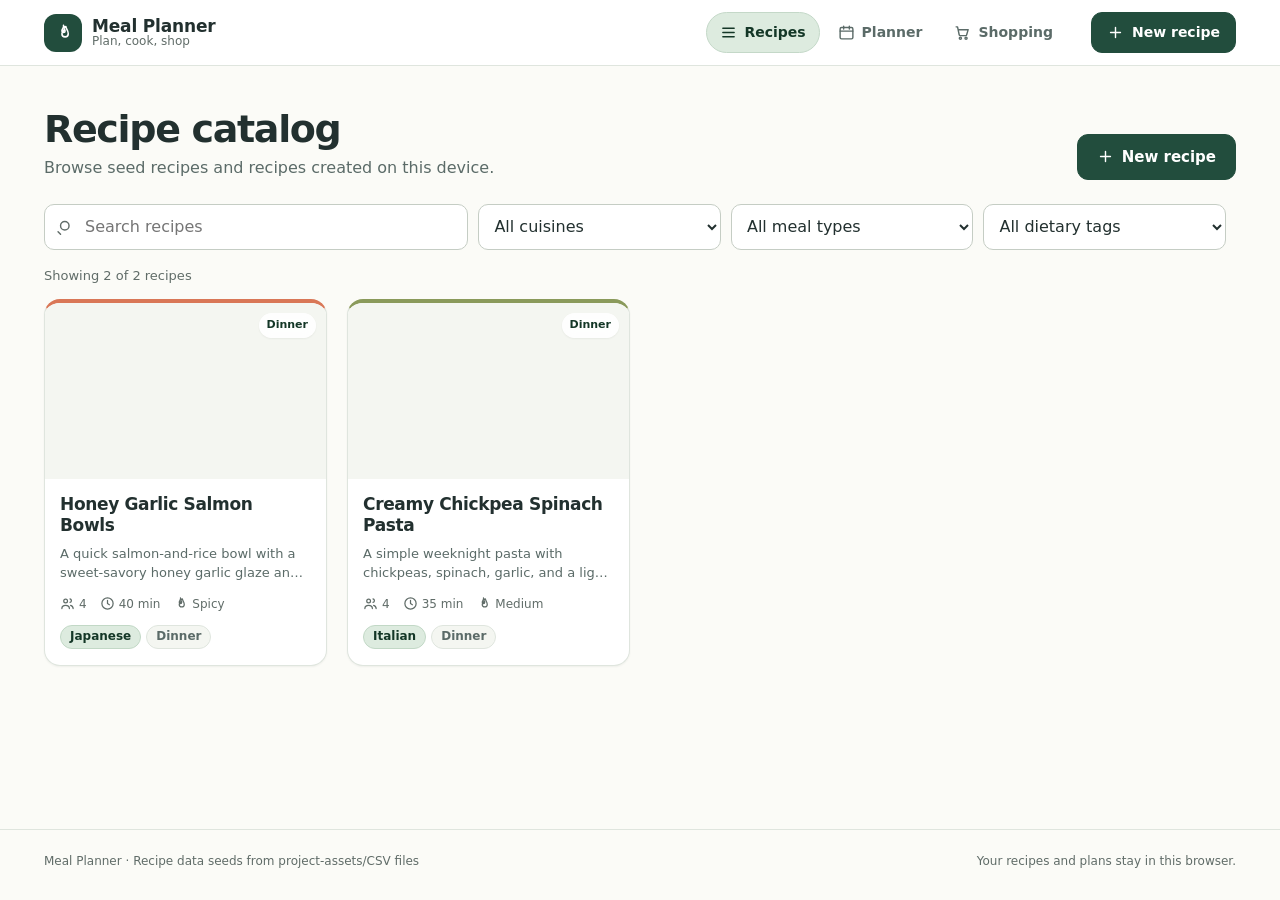
<file: v3/index.html>
<!doctype html>
<html lang="en">
  <head><meta charset="UTF-8"><meta name="viewport" content="width=device-width, initial-scale=1.0"><title>Meal Planner</title>  <script type="module" crossorigin src="./assets/index-CT3U-xxi.js"></script>
  <link rel="stylesheet" crossorigin href="./assets/index-4q025SW7.css">
</head>
  <body><div id="root"></div></body>
</html>
</file>
<file: v3/assets/index-4q025SW7.css>
:root{--ink: #22302f;--ink-soft: #5b6b68;--ink-faint: #606c68;--paper: #fbfbf7;--surface: #ffffff;--surface-soft: #f4f6f1;--line: #dfe5de;--line-strong: #c5cdc4;--brand: #224d3d;--brand-strong: #143727;--brand-soft: #ddebdf;--brand-pale: #eef5ef;--accent: #d97757;--accent-soft: #f9ebe5;--danger: #b3413f;--danger-soft: #fbe7e5;--shadow-sm: 0 1px 2px rgba(31, 43, 39, .06);--shadow-md: 0 10px 30px rgba(31, 43, 39, .13);--radius-sm: 10px;--radius: 16px;--radius-lg: 22px;--font: "Segoe UI", system-ui, -apple-system, BlinkMacSystemFont, sans-serif}*{box-sizing:border-box}html{scroll-behavior:smooth}body{margin:0;color:var(--ink);background:var(--paper);font-family:var(--font);line-height:1.5}img{max-width:100%;height:auto}button,input,select,textarea{font:inherit}button{color:inherit}h1,h2,h3,h4,p{margin:0}.app-shell{min-height:100vh;display:flex;flex-direction:column}.app-header{position:sticky;top:0;z-index:30;display:flex;align-items:center;gap:24px;padding:12px clamp(16px,4vw,44px);background:#ffffffed;-webkit-backdrop-filter:blur(12px);backdrop-filter:blur(12px);border-bottom:1px solid var(--line)}.brand{display:inline-flex;align-items:center;gap:10px;padding:0;border:0;background:none;cursor:pointer;text-align:left}.brand-mark{display:grid;place-items:center;width:38px;height:38px;color:#fff;background:var(--brand);border-radius:12px}.brand-copy{display:flex;flex-direction:column;line-height:1.1}.brand-copy strong{font-size:17px;letter-spacing:-.01em}.brand-copy small{color:var(--ink-faint);font-size:12px}.app-nav{display:flex;align-items:center;gap:4px;margin-left:auto}.nav-link{display:inline-flex;align-items:center;gap:7px;padding:9px 13px;color:var(--ink-soft);background:transparent;border:1px solid transparent;border-radius:999px;cursor:pointer;font-weight:650;font-size:14px;text-decoration:none;transition:color .15s ease,background .15s ease,border-color .15s ease}.nav-link:hover{color:var(--brand);background:var(--brand-pale)}.nav-link.is-active{color:var(--brand-strong);background:var(--brand-soft);border-color:#c4d8c8}.header-new-recipe{white-space:nowrap}.app-main{flex:1;width:100%;max-width:1420px;margin:0 auto;padding:clamp(22px,4vw,44px) clamp(16px,4vw,44px) 60px}.app-footer{display:flex;justify-content:space-between;gap:16px;width:100%;max-width:1420px;margin:0 auto;padding:22px clamp(16px,4vw,44px) 30px;color:var(--ink-faint);font-size:12px;border-top:1px solid var(--line)}.button{display:inline-flex;align-items:center;justify-content:center;gap:8px;min-height:40px;padding:9px 15px;color:var(--ink);background:var(--surface);border:1px solid var(--line-strong);border-radius:11px;cursor:pointer;font-weight:700;font-size:14px;text-decoration:none;transition:transform .12s ease,box-shadow .12s ease,background .12s ease,border-color .12s ease}.button:hover:not(:disabled){transform:translateY(-1px);border-color:#aab5ac;box-shadow:var(--shadow-sm)}.button:focus-visible,button:focus-visible,input:focus-visible,select:focus-visible,textarea:focus-visible{outline:3px solid rgba(34,77,61,.28);outline-offset:2px}.button:disabled{opacity:.45;cursor:not-allowed}.button-primary{color:#fff;background:var(--brand);border-color:var(--brand)}.button-primary:hover:not(:disabled){background:var(--brand-strong);border-color:var(--brand-strong)}.button-secondary{color:var(--brand-strong);background:var(--brand-pale);border-color:#c7d9ca}.button-ghost{color:var(--ink-soft);background:transparent;border-color:transparent}.button-ghost:hover{background:var(--surface-soft)}.button-ghost-danger{color:var(--danger);background:transparent;border-color:#edcfcc}.button-danger{color:#fff;background:var(--danger);border-color:var(--danger)}.button-large{min-height:46px;padding:10px 19px;font-size:15px}.button-small{min-height:32px;padding:5px 10px;border-radius:8px;font-size:12px}.icon-button{display:inline-grid;place-items:center;width:32px;height:32px;padding:0;color:var(--ink-soft);background:transparent;border:1px solid transparent;border-radius:9px;cursor:pointer;transition:background .12s ease,color .12s ease,border-color .12s ease}.icon-button:hover:not(:disabled){color:var(--brand);background:var(--brand-pale);border-color:var(--line)}.icon-button.is-active{color:var(--brand-strong);background:var(--brand-soft)}.icon-button:disabled{opacity:.35;cursor:not-allowed}.card{background:var(--surface);border:1px solid var(--line);border-radius:var(--radius);box-shadow:var(--shadow-sm)}.section-card{margin-bottom:22px;padding:clamp(18px,3vw,26px);background:var(--surface);border:1px solid var(--line);border-radius:var(--radius-lg);box-shadow:var(--shadow-sm)}.section-heading{display:flex;align-items:center;justify-content:space-between;gap:18px;margin-bottom:18px}.section-title{display:flex;align-items:center;gap:9px;color:var(--brand)}.section-title h2{color:var(--ink);font-size:clamp(18px,2vw,22px);letter-spacing:-.02em;line-height:1.2}.pill{display:inline-flex;align-items:center;gap:5px;min-height:24px;padding:3px 9px;color:var(--ink-soft);background:var(--surface-soft);border:1px solid var(--line);border-radius:999px;font-size:12px;font-weight:700;line-height:1.2;white-space:nowrap}.pill-accent{color:var(--brand-strong);background:var(--brand-soft);border-color:#c2d8c6}.pill-soft{color:#6a5a20;background:#f6efd3;border-color:#eadfa9}.pill-info{color:#27506a;background:#e3eff6;border-color:#c1dce9}.pill-danger{color:#88302c;background:var(--danger-soft);border-color:#e6b5b0}.empty-state{padding:52px 22px;text-align:center;background:var(--surface);border:1px dashed var(--line-strong);border-radius:var(--radius-lg)}.empty-state+.empty-state{margin-top:0}.empty-icon{display:inline-grid;place-items:center;width:56px;height:56px;margin-bottom:14px;color:var(--brand);background:var(--brand-soft);border-radius:18px}.empty-state h3{margin-bottom:6px;font-size:19px}.empty-state p{max-width:520px;margin:0 auto 18px;color:var(--ink-soft)}.catalog-toolbar,.planner-toolbar,.shopping-toolbar,.form-page-head,.detail-toolbar{display:flex;align-items:flex-end;justify-content:space-between;gap:24px;margin-bottom:24px}.catalog-toolbar h1,.planner-toolbar h1,.shopping-toolbar h1,.form-page-head h1{margin-bottom:6px;font-size:clamp(26px,4vw,38px);letter-spacing:-.035em;line-height:1.05}.catalog-toolbar p,.planner-toolbar p,.shopping-toolbar p,.form-page-head p{color:var(--ink-soft)}.catalog-filters{display:grid;grid-template-columns:minmax(240px,1.4fr) repeat(3,minmax(150px,.8fr)) auto;gap:10px;margin-bottom:16px}.catalog-filters select,.catalog-filters .button{min-height:46px}.catalog-search{min-width:0}.search-field{position:relative;display:flex;align-items:center;color:var(--ink-faint)}.search-field>svg{position:absolute;left:13px;pointer-events:none}.search-field input{width:100%;min-height:46px;padding:10px 14px 10px 40px;color:var(--ink);background:var(--surface);border:1px solid var(--line-strong);border-radius:11px}.catalog-count{margin-bottom:14px;color:var(--ink-faint);font-size:13px}.recipe-grid{display:grid;grid-template-columns:repeat(auto-fill,minmax(245px,1fr));gap:20px}.recipe-card{position:relative;overflow:hidden;padding:0;cursor:pointer;border-top:4px solid var(--recipe-accent, var(--accent));transition:transform .16s ease,box-shadow .16s ease}.recipe-card:hover,.recipe-card:focus-visible{transform:translateY(-4px);box-shadow:var(--shadow-md)}.recipe-media{position:relative;aspect-ratio:16 / 10;overflow:hidden;background:var(--surface-soft)}.recipe-media img{width:100%;height:100%;object-fit:cover;display:block}.recipe-local-badge,.recipe-slot-badge{position:absolute;top:10px;padding:4px 8px;color:var(--brand-strong);background:#ffffffe6;border-radius:999px;font-size:11px;font-weight:800;box-shadow:var(--shadow-sm);-webkit-backdrop-filter:blur(6px);backdrop-filter:blur(6px)}.recipe-local-badge{left:10px}.recipe-slot-badge{right:10px}.recipe-card-body{padding:15px 15px 16px}.recipe-card-topline{display:flex;align-items:flex-start;justify-content:space-between;gap:8px}.recipe-card h3{margin-bottom:7px;color:var(--ink);font-size:17px;letter-spacing:-.02em;line-height:1.25}.recipe-description{display:-webkit-box;-webkit-line-clamp:2;-webkit-box-orient:vertical;overflow:hidden;margin-bottom:12px;color:var(--ink-soft);font-size:13px}.recipe-meta{display:flex;gap:13px;margin-bottom:12px;color:var(--ink-faint);font-size:12px}.recipe-meta span,.detail-stats div{display:inline-flex;align-items:center;gap:4px}.recipe-pills{display:flex;flex-wrap:wrap;gap:5px}.detail-toolbar{align-items:center}.detail-hero{display:grid;grid-template-columns:minmax(280px,.85fr) 1.25fr;gap:clamp(22px,4vw,42px);margin-bottom:18px;padding:clamp(20px,4vw,36px);background:var(--surface);border:1px solid var(--line);border-radius:var(--radius-lg);box-shadow:var(--shadow-sm);border-top:5px solid var(--recipe-accent, var(--accent))}.detail-hero-media{min-height:250px;overflow:hidden;background:var(--surface-soft);border-radius:var(--radius)}.detail-hero-media img{width:100%;height:100%;object-fit:cover;display:block}.detail-hero-copy{display:flex;flex-direction:column;align-items:flex-start;justify-content:center}.detail-pills{display:flex;flex-wrap:wrap;gap:6px;margin-bottom:12px}.detail-hero-copy h1{margin-bottom:12px;font-size:clamp(28px,5vw,46px);letter-spacing:-.04em;line-height:1.02}.detail-hero-copy>p{max-width:640px;margin-bottom:20px;color:var(--ink-soft);font-size:16px}.detail-stats{display:flex;flex-wrap:wrap;gap:12px 22px;margin:0 0 20px}.detail-stats div{display:flex;flex-direction:column;gap:2px}.detail-stats dt{color:var(--ink-faint);font-size:12px}.detail-stats dd{margin:0;font-size:18px;font-weight:800}.detail-label-groups{display:flex;flex-direction:column;gap:6px;margin-bottom:16px;color:var(--ink-soft);font-size:13px}.detail-label-row{display:inline-flex;align-items:center;gap:5px}.source-link,.source-link:visited{display:inline-flex;align-items:center;gap:6px;color:var(--brand);font-weight:750;font-size:14px}.source-link-static{color:var(--ink-soft)}.detail-options-row{display:flex;flex-wrap:wrap;gap:8px;margin-bottom:18px}.option-state{display:inline-flex;align-items:center;gap:6px;padding:5px 9px;border:1px solid var(--line);border-radius:999px;font-size:12px;font-weight:700}.option-on{color:var(--brand-strong);background:var(--brand-soft);border-color:#c2d8c6}.option-off{color:var(--ink-faint);background:var(--surface)}.detail-layout{display:grid;grid-template-columns:minmax(0,1.55fr) minmax(280px,.65fr);gap:22px;align-items:start}.detail-layout .section-card{margin-bottom:22px}.detail-main-column,.detail-side-column{min-width:0}.detail-side-column{display:flex;flex-direction:column;gap:16px}.ingredient-groups{display:grid;gap:22px}.ingredient-group h4{margin-bottom:10px;color:var(--brand-strong);font-size:15px;letter-spacing:0}.ingredient-list{display:flex;flex-direction:column;gap:9px;margin:0;padding:0;list-style:none}.ingredient-list li{display:flex;align-items:baseline;gap:9px;padding-bottom:9px;border-bottom:1px solid var(--line)}.ingredient-check{display:inline-grid;place-items:center;width:19px;height:19px;min-width:19px;color:var(--brand);background:var(--brand-soft);border-radius:6px}.ingredient-amount{min-width:72px;color:var(--ink);font-weight:750;font-variant-numeric:tabular-nums}.ingredient-name{color:var(--ink-soft)}.ingredient-name em{color:var(--ink-faint);font-style:normal}.method-steps{display:flex;flex-direction:column;gap:18px;margin:0;padding:0;list-style:none}.method-steps li{display:flex;gap:13px}.step-number{display:grid;flex:0 0 32px;place-items:center;width:32px;height:32px;color:#fff;background:var(--brand);border-radius:10px;font-weight:800}.step-copy{min-width:0;padding-top:4px}.step-copy p{margin-bottom:6px}.step-timer{display:inline-flex;align-items:center;gap:5px;color:var(--ink-faint);font-size:12px}.nutrition-panel,.detail-note-card{padding:18px}.nutrition-panel h4,.detail-note-card h3{margin-bottom:8px;font-size:16px}.nutrition-panel p,.detail-note-card p{margin-bottom:14px;color:var(--ink-soft);font-size:13px}.nutrition-grid{display:grid;grid-template-columns:repeat(2,1fr);gap:8px;margin:0}.nutrition-grid div{padding:10px;background:var(--surface-soft);border-radius:9px}.nutrition-grid dt{color:var(--ink-faint);font-size:11px}.nutrition-grid dd{margin:0;font-size:14px;font-weight:800}.form-page-head{align-items:flex-end}.form-page-head h1{font-size:clamp(26px,4vw,38px)}.form-head-actions{display:flex;flex-direction:column;align-items:flex-end;gap:8px}.form-alert{display:flex;align-items:center;gap:9px;margin-bottom:18px;padding:12px 14px;color:#83302c;background:var(--danger-soft);border:1px solid #e7b4af;border-radius:12px;font-weight:650}.form-alert .icon-button{margin-left:auto}.form-grid{display:grid;grid-template-columns:repeat(2,minmax(0,1fr));gap:18px}.field{display:flex;flex-direction:column;gap:7px;min-width:0}.field>span,.field-label,.legend,.field legend,.compact-field>span,.color-field>span,.measurement-choice legend{color:var(--ink-soft);font-size:12px;font-weight:750}.field-wide{grid-column:1 / -1}.field input,.field select,.field textarea,.search-field input,.catalog-filters select,.compact-field input,.section-name-input,.color-field input[type=color]{width:100%;color:var(--ink);background:var(--surface);border:1px solid var(--line-strong);border-radius:10px}.field input,.field select,.catalog-filters select,.compact-field input,.section-name-input{min-height:44px;padding:9px 11px}.field textarea,.step-editor-main textarea{resize:vertical;padding:10px 11px}.field textarea,.field textarea:focus,.step-editor-main textarea,.step-editor-main textarea:focus{outline:none}.field input[type=number]{min-height:44px}.field[type]{display:flex}fieldset.field{padding:0;border:0}.check-grid{display:grid;grid-template-columns:repeat(auto-fit,minmax(150px,1fr));gap:9px;margin-top:8px}.check-card{display:flex;align-items:center;gap:8px;padding:9px 11px;background:var(--surface-soft);border:1px solid var(--line);border-radius:9px;cursor:pointer;font-size:13px;transition:background .12s ease,border-color .12s ease}.check-card:has(input:checked){color:var(--brand-strong);background:var(--brand-soft);border-color:#c2d8c6}.check-card input{width:16px;height:16px}.timing-grid{grid-template-columns:repeat(4,minmax(0,1fr))}.stepper{display:grid;grid-template-columns:42px 1fr 42px;gap:6px}.stepper-button{display:inline-grid;place-items:center;min-height:44px;color:var(--brand);background:var(--brand-pale);border:1px solid var(--line);border-radius:10px;cursor:pointer}.total-time-output{display:block;min-height:44px;padding:9px 12px;color:var(--brand-strong);background:var(--brand-soft);border:1px solid #c2d8c6;border-radius:10px;font-weight:800;font-variant-numeric:tabular-nums}.spice-control{display:flex;flex-direction:column;gap:8px}.spice-range{width:100%;height:6px;accent-color:var(--accent)}.spice-scale{display:flex;justify-content:space-between;color:var(--ink-faint);font-size:11px}.spice-control+.pill{margin-top:10px}.image-appearance{display:grid;grid-template-columns:minmax(250px,.9fr) 1.1fr;gap:24px}.image-upload-column,.accent-column{display:flex;flex-direction:column;gap:12px}.image-preview-wrap{position:relative;width:100%;max-width:420px;aspect-ratio:16 / 10;overflow:hidden;background:var(--surface-soft);border:1px solid var(--line);border-radius:var(--radius)}.image-preview-wrap img{width:100%;height:100%;object-fit:cover;display:block}.image-preview-backdrop{position:absolute;right:8px;bottom:8px;padding:4px 8px;color:var(--brand-strong);background:#ffffffe0;border-radius:999px;font-size:11px;font-weight:750}.image-upload-actions{display:flex;flex-wrap:wrap;gap:8px}.visually-hidden{position:absolute!important;width:1px;height:1px;margin:-1px;padding:0;overflow:hidden;clip:rect(0,0,0,0);white-space:nowrap;border:0}.field-error{color:var(--danger);font-size:12px}.field-hint{color:var(--ink-faint);font-size:12px}.swatch-row{display:flex;flex-wrap:wrap;gap:10px}.swatch{position:relative;width:32px;height:32px;padding:0;border:2px solid #fff;border-radius:50%;cursor:pointer;box-shadow:0 0 0 1px var(--line-strong)}.swatch.is-selected{box-shadow:0 0 0 3px var(--brand),0 0 0 5px #fff}.color-field{display:flex;align-items:center;gap:12px}.color-field input[type=color]{width:52px;height:36px;padding:3px;cursor:pointer}.section-action-row{display:flex;gap:8px}.section-name-input{width:180px}.ingredient-editor-list,.step-editor-list{display:flex;flex-direction:column;gap:10px}.ingredient-editor-row{display:grid;grid-template-columns:72px minmax(100px,.8fr) minmax(170px,1.45fr) 82px 74px 76px 32px;gap:8px;align-items:end;padding:10px;background:var(--surface-soft);border:1px solid var(--line);border-radius:12px}.row-handle{display:flex;gap:2px;align-self:end}.compact-field{display:flex;flex-direction:column;gap:5px;min-width:0}.compact-field>span{font-size:11px}.compact-field input{min-height:40px;padding:8px 9px;font-size:13px}.optional-control{display:flex;flex-direction:column;align-items:center;gap:2px;padding-bottom:10px;color:var(--ink-soft);font-size:11px;cursor:pointer}.optional-control input{width:16px;height:16px}.row-remove{align-self:end}.add-row-button{margin-top:12px}.step-editor-row{display:grid;grid-template-columns:32px 1fr 72px;gap:12px;align-items:start;padding:12px;background:var(--surface-soft);border:1px solid var(--line);border-radius:12px}.step-editor-number{display:grid;place-items:center;width:32px;height:32px;color:#fff;background:var(--brand);border-radius:9px;font-weight:800}.step-editor-main{display:flex;flex-direction:column;gap:9px;min-width:0}.step-editor-main textarea{min-height:64px}.timer-field{flex-direction:row;align-items:center}.timer-field>span{display:inline-flex;align-items:center;gap:4px;white-space:nowrap}.timer-field input{width:90px}.step-editor-handle{flex-direction:column;align-self:center}.planning-option-grid{display:grid;grid-template-columns:repeat(2,minmax(0,1fr));gap:12px}.toggle-option{display:flex;align-items:center;gap:11px;width:100%;padding:13px;text-align:left;background:var(--surface);border:1px solid var(--line-strong);border-radius:12px;cursor:pointer;transition:background .12s ease,border-color .12s ease}.toggle-option:hover{border-color:#9faf9f}.toggle-option.is-selected{background:var(--brand-pale);border-color:#9db6a0}.toggle-check{display:inline-grid;flex:0 0 24px;place-items:center;width:24px;height:24px;color:#fff;background:#fff;border:2px solid var(--line-strong);border-radius:8px}.toggle-option.is-selected .toggle-check{background:var(--brand);border-color:var(--brand)}.toggle-copy{display:flex;flex-direction:column;gap:2px;min-width:0}.toggle-copy strong{font-size:14px}.toggle-copy small{color:var(--ink-soft);font-size:12px;line-height:1.3}.planning-schedule-panel{display:grid;grid-template-columns:repeat(4,minmax(0,1fr));gap:14px;margin-top:16px;padding:16px;background:var(--surface-soft);border:1px solid var(--line);border-radius:12px}.recipe-options-layout{display:grid;grid-template-columns:1.4fr .6fr;gap:22px;align-items:start}.independent-options{display:flex;flex-direction:column;gap:9px}.measurement-choice{padding:0;border:0}.segmented-control{display:grid;grid-template-columns:1fr 1fr;gap:2px;margin-top:8px;padding:3px;background:var(--surface-soft);border:1px solid var(--line);border-radius:12px}.segmented-option{position:relative;min-height:42px;padding:8px 10px;color:var(--ink-soft);background:transparent;border:0;border-radius:9px;cursor:pointer;font-weight:700;font-size:13px}.segmented-option.is-selected{color:var(--brand-strong);background:var(--surface);box-shadow:var(--shadow-sm)}.segmented-option.is-selected:before{content:"✓";margin-right:6px;color:var(--brand);font-weight:900}.form-footer{display:flex;justify-content:flex-end;gap:10px;padding:20px 0 0;border-top:1px solid var(--line)}.planner-toolbar-actions{display:flex;align-items:center;gap:14px}.planner-week-range,.shopping-week-range{color:var(--brand);font-weight:700}.week-nav{display:flex;align-items:center;gap:4px;padding:4px;background:var(--surface);border:1px solid var(--line);border-radius:12px}.week-today:disabled{opacity:.45}.planner-summary,.shopping-summary{display:flex;flex-wrap:wrap;align-items:center;gap:24px;margin:20px 0 16px;padding:14px 16px;background:var(--surface);border:1px solid var(--line);border-radius:14px}.planner-summary>div,.shopping-summary>div{display:flex;flex-direction:column;line-height:1.1}.planner-summary strong,.shopping-summary strong{font-size:22px;letter-spacing:-.02em}.planner-summary span,.shopping-summary span{color:var(--ink-faint);font-size:11px;text-transform:uppercase;letter-spacing:.04em}.planner-summary .pill,.shopping-summary .pill{margin-left:auto;text-transform:none;letter-spacing:0}.planner-grid{display:grid;grid-template-columns:repeat(7,minmax(145px,1fr));gap:10px}.day-column{min-width:0;padding:10px;background:var(--surface);border:1px solid var(--line);border-radius:16px}.day-column.is-today{border-color:#9abca2;box-shadow:0 0 0 1px #9abca2}.day-column-header{display:grid;grid-template-columns:1fr auto;align-items:baseline;gap:2px 4px;margin-bottom:12px;padding:4px 2px 10px;border-bottom:1px solid var(--line)}.day-weekday{color:var(--ink-soft);font-size:12px;font-weight:800;text-transform:uppercase;letter-spacing:.06em}.day-number{grid-row:span 2;color:var(--brand);font-size:28px;font-weight:800;letter-spacing:-.04em;line-height:1}.day-month{color:var(--ink-faint);font-size:11px}.today-badge{grid-column:1 / -1;justify-self:start;padding:2px 6px;color:var(--brand-strong);background:var(--brand-soft);border-radius:999px;font-size:10px;font-weight:800}.day-slots{display:flex;flex-direction:column;gap:8px}.slot-card{display:flex;flex-direction:column;align-items:flex-start;gap:6px;min-height:88px;padding:10px;text-align:left;background:transparent;border:1px dashed var(--line-strong);border-radius:10px;cursor:pointer;transition:background .12s ease,border-color .12s ease,transform .12s ease}.slot-card:hover{border-color:#9fb4a1;background:var(--brand-pale)}.slot-card-empty{justify-content:center;color:var(--ink-soft)}.slot-card-filled{border-style:solid;background:var(--surface-soft)}.slot-label{display:inline-flex;align-items:center;gap:6px;color:var(--brand);font-size:11px;font-weight:800;text-transform:uppercase;letter-spacing:.03em}.slot-icon{color:var(--brand)}.slot-add{display:inline-flex;align-items:center;gap:6px;font-size:13px;font-weight:700}.slot-recipe-title{width:100%;overflow:hidden;color:var(--ink);font-size:13px;font-weight:750;text-overflow:ellipsis;white-space:nowrap}.slot-recipe-meta{color:var(--ink-faint);font-size:10px}.slot-edit-hint{display:inline-flex;align-items:center;gap:4px;margin-top:auto;color:var(--ink-soft);font-size:10px}.modal-backdrop{position:fixed;top:0;right:0;bottom:0;left:0;z-index:100;display:grid;place-items:center;padding:20px;background:#0f181575;-webkit-backdrop-filter:blur(3px);backdrop-filter:blur(3px)}.modal{width:min(680px,100%);max-height:min(84vh,800px);overflow:hidden;display:flex;flex-direction:column;background:var(--surface);border:1px solid var(--line);border-radius:var(--radius-lg);box-shadow:var(--shadow-md)}.modal-header{display:flex;align-items:center;justify-content:space-between;gap:12px;padding:20px 22px 16px;border-bottom:1px solid var(--line)}.modal-eyebrow{margin-bottom:3px;color:var(--brand);font-size:11px;font-weight:800;text-transform:uppercase;letter-spacing:.05em}.modal-header h2{font-size:22px;letter-spacing:-.025em}.modal-close{color:var(--ink-faint)}.picker-current{display:flex;align-items:center;gap:12px;padding:12px 22px;background:var(--brand-pale);border-bottom:1px solid var(--line)}.picker-current img{width:44px;height:44px;object-fit:cover;border-radius:10px}.picker-current div{display:flex;flex:1;min-width:0;flex-direction:column;gap:2px}.picker-current span{color:var(--ink-faint);font-size:11px}.picker-current strong{overflow:hidden;text-overflow:ellipsis;white-space:nowrap}.picker-controls{display:flex;align-items:center;gap:14px;padding:14px 22px 8px}.picker-controls .search-field{flex:1}.picker-controls .search-field input{min-height:40px}.inline-toggle{display:inline-flex;align-items:center;gap:7px;color:var(--ink-soft);font-size:12px;font-weight:650;white-space:nowrap}.picker-results{overflow-y:auto;padding:2px 12px 12px}.picker-recipe-row{display:grid;grid-template-columns:48px 1fr auto;align-items:center;gap:12px;width:100%;padding:9px 10px;text-align:left;background:transparent;border:1px solid transparent;border-radius:12px;cursor:pointer}.picker-recipe-row:hover,.picker-recipe-row.is-selected{background:var(--brand-pale);border-color:#c5d8c8}.picker-recipe-row img{width:48px;height:42px;object-fit:cover;border-radius:8px}.picker-recipe-copy{display:flex;min-width:0;flex-direction:column;gap:2px}.picker-recipe-copy strong{overflow:hidden;text-overflow:ellipsis;white-space:nowrap}.picker-recipe-copy small{color:var(--ink-faint);font-size:11px}.picker-empty{padding:28px;color:var(--ink-faint);text-align:center}.modal-footer{display:flex;align-items:center;justify-content:space-between;gap:12px;padding:14px 22px;background:var(--surface-soft);border-top:1px solid var(--line)}.modal-footer>span:first-child{color:var(--ink-faint);font-size:12px}.plan-recipe-modal{width:min(520px,100%)}.plan-modal-fields{display:grid;grid-template-columns:1.2fr 1fr .8fr;gap:10px;padding:20px 22px}.shopping-toolbar-actions{display:flex;gap:8px}.shopping-controls{margin-bottom:18px}.switch-control{position:relative;flex:0 0 42px;width:42px;height:24px}.switch-control input{position:absolute;width:1px;height:1px;opacity:0}.switch-track{display:block;width:42px;height:24px;padding:3px;background:#a8b2ac;border-radius:999px;transition:background .15s ease}.switch-thumb{display:block;width:18px;height:18px;background:#fff;border-radius:50%;box-shadow:var(--shadow-sm);transition:transform .15s ease}.switch-control input:checked+.switch-track{background:var(--brand)}.switch-control input:checked+.switch-track .switch-thumb{transform:translate(18px)}.toggle-master{display:inline-flex;align-items:center;gap:11px;padding:14px 16px;background:var(--surface);border:1px solid var(--line);border-radius:14px;cursor:pointer}.toggle-master>span:last-child{display:flex;flex-direction:column;gap:2px}.toggle-master strong{font-size:14px}.toggle-master small{color:var(--ink-faint);font-size:12px}.shopping-groups{display:grid;grid-template-columns:repeat(2,minmax(0,1fr));gap:18px}.shopping-group{overflow:hidden;background:var(--surface);border:1px solid var(--line);border-radius:var(--radius);box-shadow:var(--shadow-sm)}.shopping-group-header{display:flex;justify-content:space-between;align-items:center;padding:13px 16px;color:var(--brand-strong);background:var(--brand-soft);border-bottom:1px solid #cedfd0}.shopping-group-header h2{font-size:16px}.shopping-group-header span{font-size:11px;font-weight:700}.shopping-item-list{margin:0;padding:6px 10px;list-style:none}.shopping-item{display:grid;grid-template-columns:auto minmax(72px,auto) 1fr auto;gap:10px;align-items:center;padding:9px 6px;border-bottom:1px solid var(--line);transition:opacity .12s ease}.shopping-item:last-child{border-bottom:0}.shopping-item.is-checked{opacity:.55}.shopping-item.is-checked .shopping-item-name,.shopping-item.is-checked .shopping-item-amount{text-decoration:line-through}.shopping-check{position:relative;display:inline-grid;place-items:center;width:24px;height:24px;cursor:pointer}.shopping-check input{position:absolute;width:1px;height:1px;opacity:0}.custom-check{display:inline-grid;place-items:center;width:22px;height:22px;color:transparent;background:#fff;border:2px solid var(--line-strong);border-radius:7px;transition:background .12s ease,color .12s ease,border-color .12s ease}.shopping-check input:checked+.custom-check{color:#fff;background:var(--brand);border-color:var(--brand)}.shopping-item-amount{color:var(--ink);font-weight:750;font-variant-numeric:tabular-nums;font-size:13px}.shopping-item-name{color:var(--ink-soft);font-size:14px}.pantry-button{display:inline-flex;align-items:center;gap:5px;min-height:30px;padding:4px 8px;color:var(--ink-faint);background:transparent;border:1px solid var(--line);border-radius:8px;cursor:pointer;font-size:11px;font-weight:700;white-space:nowrap}.pantry-button:hover,.pantry-button.is-active{color:var(--brand-strong);background:var(--brand-soft);border-color:#b7cfbb}.toast{position:fixed;z-index:120;right:18px;bottom:18px;display:flex;align-items:center;gap:10px;max-width:min(440px,calc(100vw - 36px));padding:13px 14px;color:#fff;background:var(--brand-strong);border-radius:13px;box-shadow:var(--shadow-md);font-weight:650;animation:toast-in .18s ease both}.toast-error{background:var(--danger)}.toast-close{display:inline-grid;place-items:center;margin-left:auto;padding:0;width:24px;height:24px;color:#fffc;background:transparent;border:0;border-radius:7px;cursor:pointer}@keyframes toast-in{0%{opacity:0;transform:translateY(10px)}to{opacity:1;transform:translateY(0)}}@media(max-width:1060px){.planner-grid{grid-template-columns:repeat(4,minmax(145px,1fr))}.ingredient-editor-row{grid-template-columns:62px .8fr 1.2fr 78px}.ingredient-editor-row .ingredient-qty-input,.ingredient-editor-row .ingredient-unit-input{grid-column:auto}.ingredient-editor-row .optional-control{grid-column:1 / 3;grid-row:2;justify-self:start}.ingredient-editor-row .row-remove{grid-column:4;grid-row:2;justify-self:end}}@media(max-width:800px){.app-header{flex-wrap:wrap;gap:10px}.app-nav{order:3;width:100%;justify-content:stretch;margin-left:0}.nav-link{flex:1;justify-content:center}.header-new-recipe{margin-left:auto}.catalog-filters{grid-template-columns:1fr 1fr}.catalog-search{grid-column:1 / -1}.detail-hero,.detail-layout,.recipe-options-layout{grid-template-columns:1fr}.detail-side-column{display:grid;grid-template-columns:1fr 1fr}.timing-grid,.planning-schedule-panel{grid-template-columns:1fr 1fr}.form-grid{grid-template-columns:1fr}.field-wide{grid-column:auto}.image-appearance,.planning-option-grid{grid-template-columns:1fr}.planner-grid{grid-template-columns:repeat(2,minmax(150px,1fr))}.shopping-groups{grid-template-columns:1fr}.shopping-item{grid-template-columns:auto minmax(64px,auto) 1fr}.pantry-button{grid-column:2 / -1;justify-self:start}}@media(max-width:520px){.catalog-toolbar,.planner-toolbar,.shopping-toolbar,.form-page-head,.detail-toolbar{flex-direction:column;align-items:flex-start}.catalog-toolbar .button,.planner-toolbar-actions,.shopping-toolbar-actions{width:100%}.planner-toolbar-actions,.shopping-toolbar-actions{justify-content:space-between}.planner-grid{grid-template-columns:1fr}.planner-summary,.shopping-summary{gap:16px}.planner-summary .pill{width:100%;margin-left:0;justify-content:center}.planning-schedule-panel,.timing-grid{grid-template-columns:1fr}.ingredient-editor-row{grid-template-columns:58px 1fr}.ingredient-editor-row .row-handle{grid-column:1;grid-row:1}.ingredient-editor-row .ingredient-section-input{grid-column:2;grid-row:1}.ingredient-editor-row .ingredient-name-input,.ingredient-editor-row .ingredient-qty-input,.ingredient-editor-row .ingredient-unit-input{grid-column:1 / -1}.ingredient-editor-row .optional-control{grid-column:1 / 2;grid-row:auto}.ingredient-editor-row .row-remove{grid-column:2;grid-row:auto;justify-self:end}.step-editor-row{grid-template-columns:28px 1fr}.step-editor-handle{grid-column:1 / -1;flex-direction:row;justify-self:end}.plan-modal-fields,.detail-side-column{grid-template-columns:1fr}.app-footer{flex-direction:column}.form-head-actions{width:100%;align-items:stretch}}
</file>
